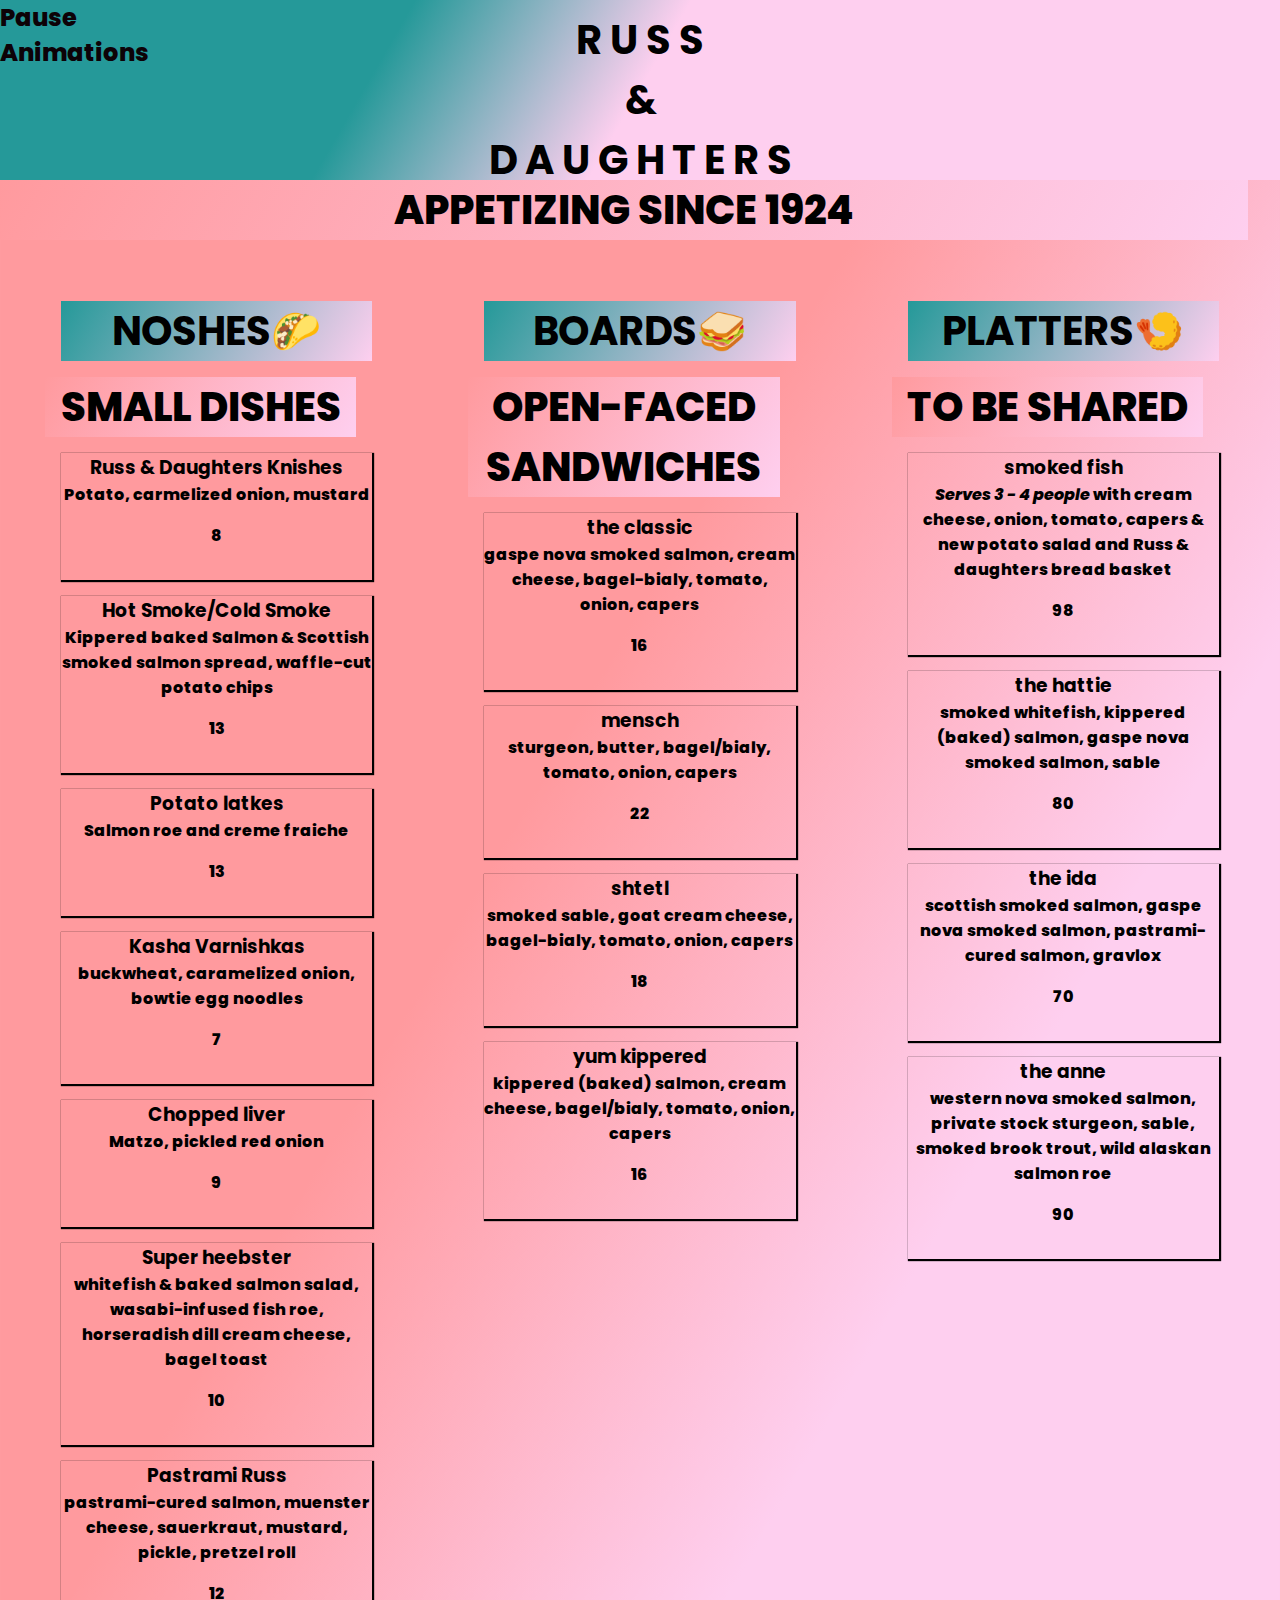
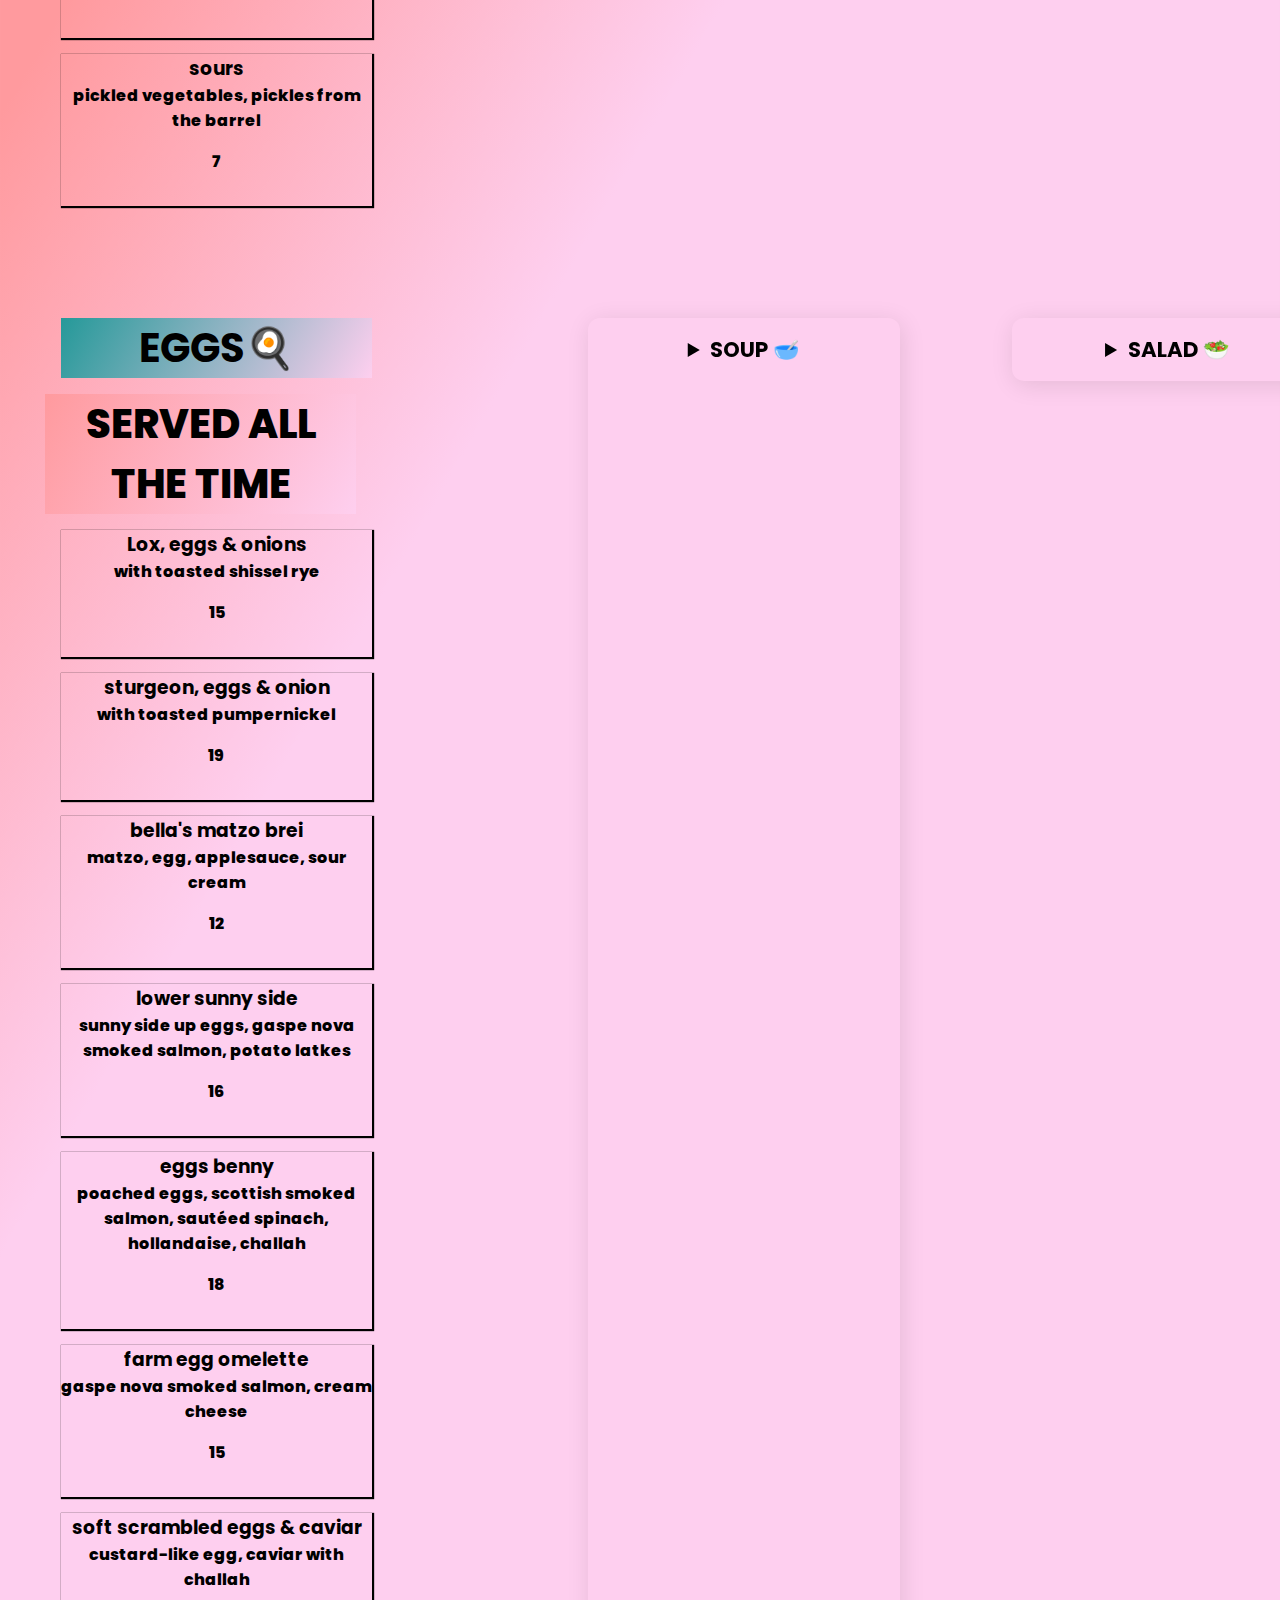
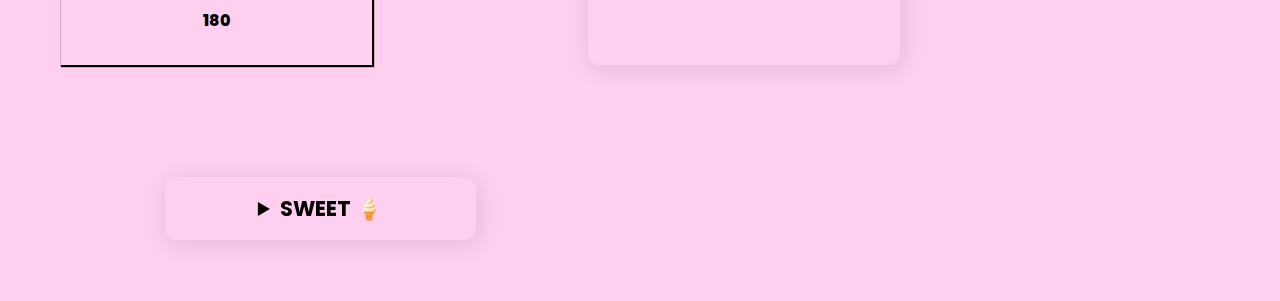
<file: index.html>
<!DOCTYPE html>
<html>
<head>
	<meta charset="utf-8" />
	<title>A template for a responsive restaurant menu</title>
	<meta name="viewport" content="width=device-width, initial-scale=1">
	<link rel="stylesheet" href= css/restaurant.css>
	<link rel="stylesheet" media="print" href= css/print.css>
	<link rel="stylesheet" type="text/css" href='https://fonts.googleapis.com/css?family=Poppins' />
	<!-- SUGGESTIONS FOR STYLING
		https://duckduckgo.com/?q=beautiful+restaurant+menus&t=ffab&iax=images&ia=images
	-->
</head>
<body>
	<input type="checkbox" id="pause">
	<label for="pause">Pause Animations</label>
	<label for="pause">Play Animations</label>
	<header>
		<h1><span>R</span>
			<span>U</span>
			<span>S</span>
			<span>S</span> <br> <span>&</span> <br> 
			<span>D</span>
			<span>A</span>
			<span>U</span>
			<span>G</span>
			<span>H</span>
			<span>T</span>
			<span>E</span>
			<span>R</span>
			<span>S</span>
		</h1>
		<p>appetizing since 1924</p>
		
	</header>
	<main>
		
		<section>
			<header>
				<h2>Noshes🌮</h2>
				<p>small dishes</p>
			</header>
			
			<!-- <details> <summary>Recipes</summary> -->
				<article>
					<h3>Russ &amp;  Daughters Knishes</h3>
					<p>Potato, carmelized onion, mustard</p>
					<div>8</div> <!-- price -->
				</article>
				
				<article>
					<h3>Hot Smoke/Cold Smoke</h3>
					<p>Kippered baked Salmon &amp; Scottish smoked salmon spread, waffle-cut potato chips</p>
					<div>13</div>
				</article>
				
				<article>
					<h3>Potato latkes</h3>
					<p>Salmon roe and creme fraiche</p>
					<div>13</div>
				</article>
				
				<article>
					<h3>Kasha Varnishkas</h3>
					<p>buckwheat, caramelized onion, bowtie egg noodles</p>
					<div>7</div>
				</article>
				
				<article>
					<h3>Chopped liver</h3>
					<p>Matzo, pickled red onion</p>
					<div>9</div>
				</article>
				
				<article>
					<h3>Super heebster</h3>
					<p>whitefish &amp; baked salmon salad, wasabi-infused fish roe, horseradish dill cream cheese, bagel toast</p>
					<div>10</div>
				</article>
				
				<article>
					<h3>Pastrami Russ</h3>
					<p>pastrami-cured salmon, muenster cheese, sauerkraut, mustard, pickle, pretzel roll</p>
					<div>12</div>
				</article>
				
				<article>
					<h3>sours</h3>
					<p>pickled vegetables, pickles from the barrel</p>
					<div>7</div>
				</article>
				<!-- </details> -->
			</section>
			
			
			<section>
				<header>
					<h2>boards🥪</h2>
					<p>open-faced sandwiches</p>
				</header>
				
				<!-- <details> <summary>Recipes</summary> -->
					<article>
						<h3>the classic</h3>
						<p>gaspe nova smoked salmon, cream cheese, bagel-bialy, tomato, onion, capers</p>
						<div>16</div>
					</article>
					
					<article>
						<h3>mensch</h3>
						<p>sturgeon, butter, bagel/bialy, tomato, onion, capers</p>
						<div>22</div>
					</article>
					
					<article>
						<h3>shtetl</h3>
						<p>smoked sable, goat cream cheese, bagel-bialy, tomato, onion, capers</p>
						<div>18</div>
					</article>
					
					<article>
						<h3>yum kippered</h3>
						<p>kippered (baked) salmon, cream cheese, bagel/bialy, tomato, onion, capers</p>
						<div>16</div>
					</article>
					<!-- </details> -->
				</section>
				
				
				<section>
					
					<header>
						<h2>platters🍤</h2>
						<p>To be shared</p>
					</header>
					
					<!-- <details> <summary>Recipes</summary> -->
						<article>
							<h3>smoked fish</h3>
							<p><em>Serves 3 - 4 people</em> with cream cheese, onion, tomato, capers &amp; new potato salad and Russ &amp; daughters bread basket</p>
							<div>98</div>
						</article>
						
						<article>
							<h3>the hattie</h3>
							<p>smoked whitefish, kippered (baked) salmon, gaspe nova smoked salmon, sable</p>
							<div>80</div>
						</article>
						
						<article>
							<h3>the ida</h3>
							<p>scottish smoked salmon, gaspe nova smoked salmon, pastrami-cured salmon, gravlox</p>
							<div>70</div>
						</article>
						
						<article>
							<h3>the anne</h3>
							<p>western nova smoked salmon, private stock sturgeon, sable, smoked brook trout, wild alaskan salmon roe</p>
							<div>90</div>
						</article>
						<!-- </details> -->
					</section>
					
					
					<section>
						
						<header>
							<h2>Eggs🍳</h2>
							<p>served all the time</p>
						</header>
						
						<blockquote>
							<p>"Ess gezinter hayt."</p>
							<p>Eat in good health.</p>
							<cite>— Yiddish idiom</cite>
						</blockquote>
						<!-- <details> <summary>Recipes</summary> -->
							<article>
								<h3>Lox, eggs &amp; onions</h3>
								<p>with toasted shissel rye</p>
								<div>15</div>
							</article>
							
							<article>
								<h3>sturgeon, eggs &amp; onion</h3>
								<p>with toasted pumpernickel</p>
								<div>19</div>
							</article>
							
							<article>
								<h3>bella's matzo brei</h3>
								<p>matzo, egg, applesauce, sour cream</p>
								<div>12</div>
							</article>
							
							<article>
								<h3>lower sunny side</h3>
								<p>sunny side up eggs, gaspe nova smoked salmon, potato latkes</p>
								<div>16</div>
							</article>
							
							<article>
								<h3>eggs benny</h3>
								<p>poached eggs, scottish smoked salmon, sautéed spinach, hollandaise, challah</p>
								<div>18</div>
							</article>
							
							<article>
								<h3>farm egg omelette</h3>
								<p>gaspe nova smoked salmon, cream cheese</p>
								<div>15</div>
							</article>
							
							<article>
								<h3>soft scrambled eggs &amp; caviar</h3>
								<p>custard-like egg, caviar with challah</p>
								<div>180</div>
							</article>
							<!-- </details> -->
						</section>
						
						<details> <summary>SOUP 🥣</summary>
							<section>
								
								<article>
									<h3>Matzo Ball</h3>
									<p>chicken, vegetables, matzo ball</p>
									<div>8</div>
								</article>
								
								<article>
									<h3>Mushroom Barley</h3>
									<p>mushrooms, barley with shissel rye bread</p>
									<div>8</div>
								</article>
								
								<article>
									<h3>Borscht</h3>
									<p>served chilled: beets, sour cream, dill with pumpernickel</p>
									<div>8</div>
								</article>
								
								<article>
									<h3>Smoked Whitefish Chowder</h3>
									<p>dill, esplette pepper, matzo</p>
									<div>10</div>
								</article>
							</details>
						</section>
						
						<section>
							<details> <summary>SALAD 🥗</summary>
								
								<article>
									<h3>Mixed Green</h3>
									<p>greens, fennel, dill, capers, citrus dressing</p>
									<div>9</div>
								</article>
								
								<article>
									<h3>Chopped Salad</h3>
									<p>smoked whitefish, avocado, beets, egg, apple, mixed greens, matzo, buttermilk dressing</p>
									<div>14</div>
								</article>
								
								<article>
									<h3>Smoked Trout & Potato</h3>
									<p>smoked trout, watercress, caper mustard dressing</p>
									<div>14</div>
								</article>
							</details>
						</section>
						
						
						<section>
							<details> <summary>SWEET 🍦</summary>
								
								<blockquote>
									<p>"A moltsayt on a tsimes iz via a mayse on a moshl."</p>
									<p>A meal without a sweet dish is like a story without a moral.</p>
									<cite>— Yiddish idiom</cite>
								</blockquote>
								
								
								<article>
									<h3>blintzes</h3>
									<p>fruit compote, sour cream</p>
									<div>8</div>
								</article>
								
								<article>
									<h3>babka french toast</h3>
									<p>chocolate babka, sour cream, berries</p>
									<div>10</div>
								</article>
								
								<article>
									<h3>noodle kugel</h3>
									<p>farmer cheese, raisins, egg noodles</p>
									<div>7</div>
								</article>
								
								<article>
									<h3>challah bread pudding</h3>
									<p>dried apricots, caramel sauce</p>
									<div>9</div>
								</article>
								
								<article>
									<h3>halvah ice cream</h3>
									<p>halvah, sesame, salted caramel</p>
									<div>8</div>
								</article>
								
								<article>
									<h3>grandpa's grapefruit</h3>
									<p>grapefruit, white germ, maple syrup</p>
									<div>6</div>
								</article>
								
								<article>
									<h3>baked farmer cheese</h3>
									<p>blueberry, walnut &amp; honey with pumpernickel</p>
									<div>7</div>
								</article>
								
								<article>
									<h3>cookie plate</h3>
									<p>Russ &amp; daughters cookies &amp; sweets</p>
									<div>8</div>
								</article>
							</details>
						</section>
					</input>
				</main>
				
				<!-- HTML taken and adjusted from https://codepen.io/julesforrest/pen/VqXvgQ -->
				
			</body>
			</html>
</file>
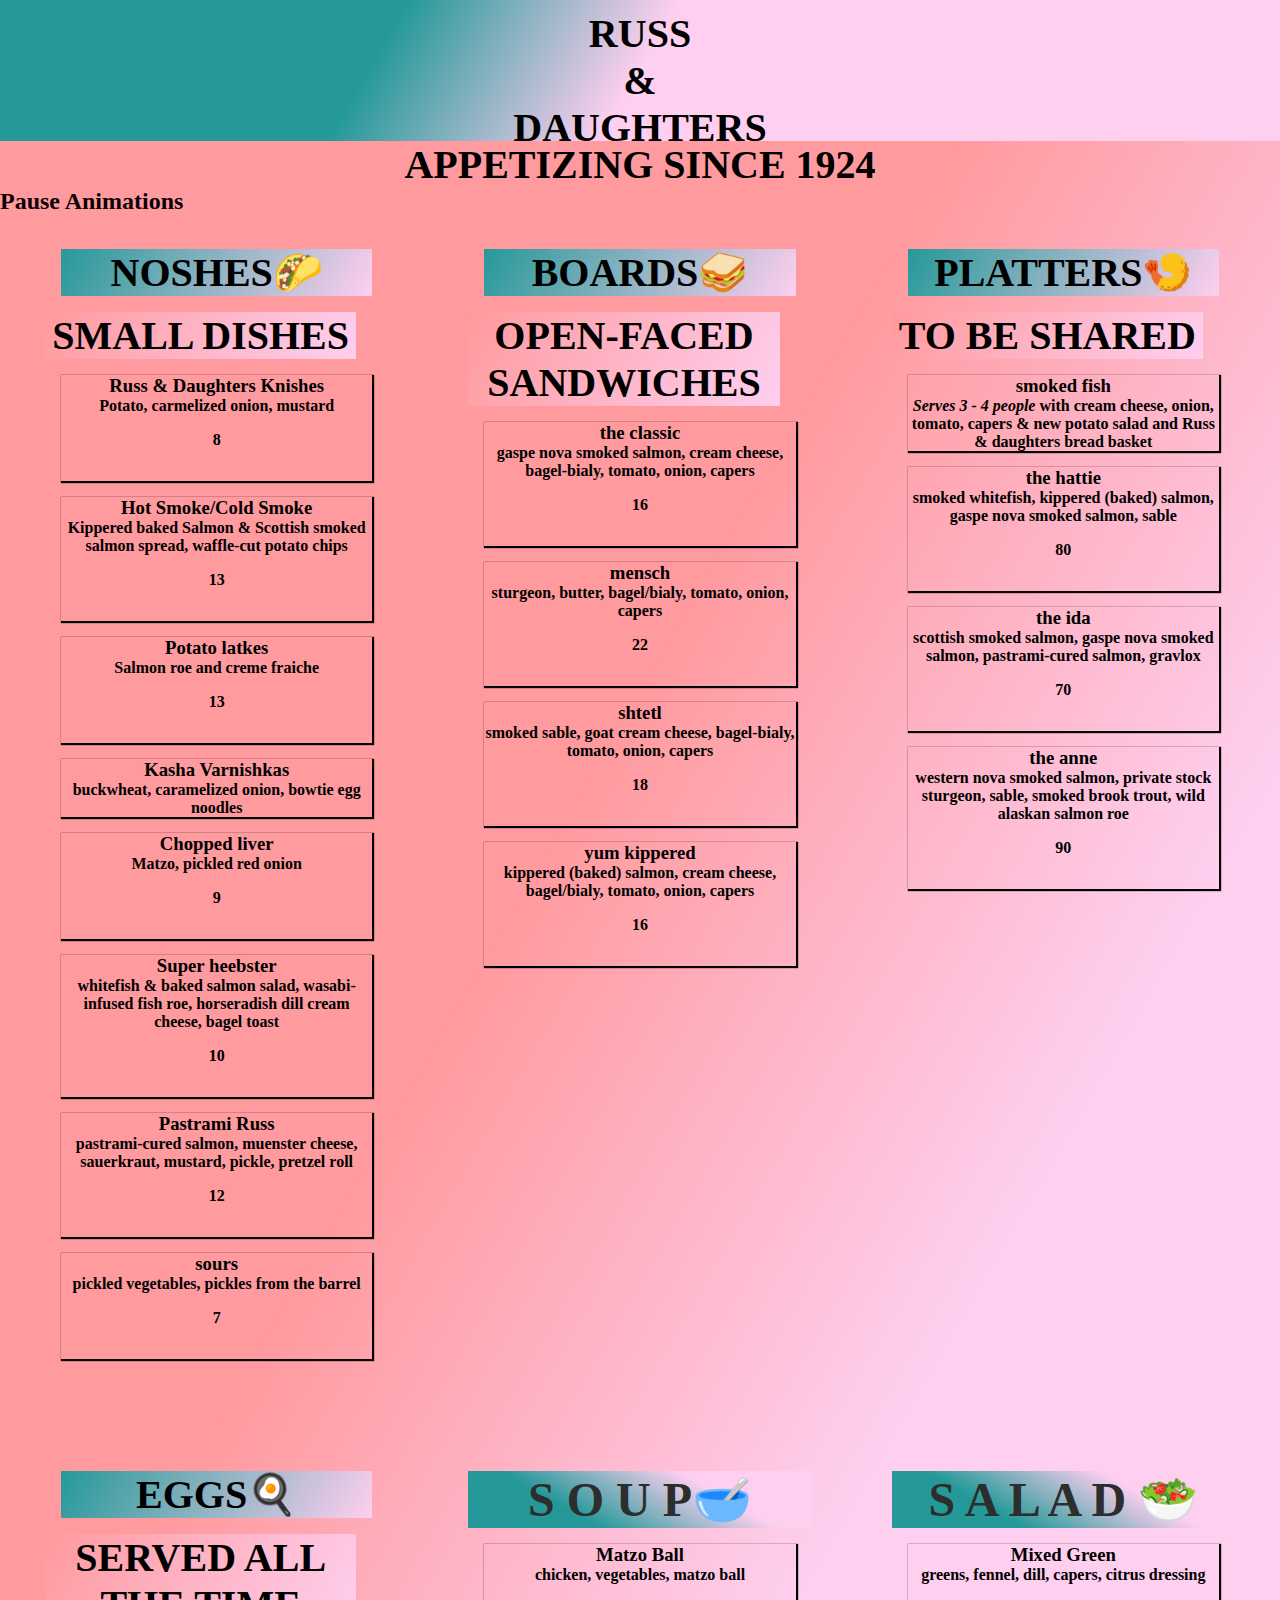
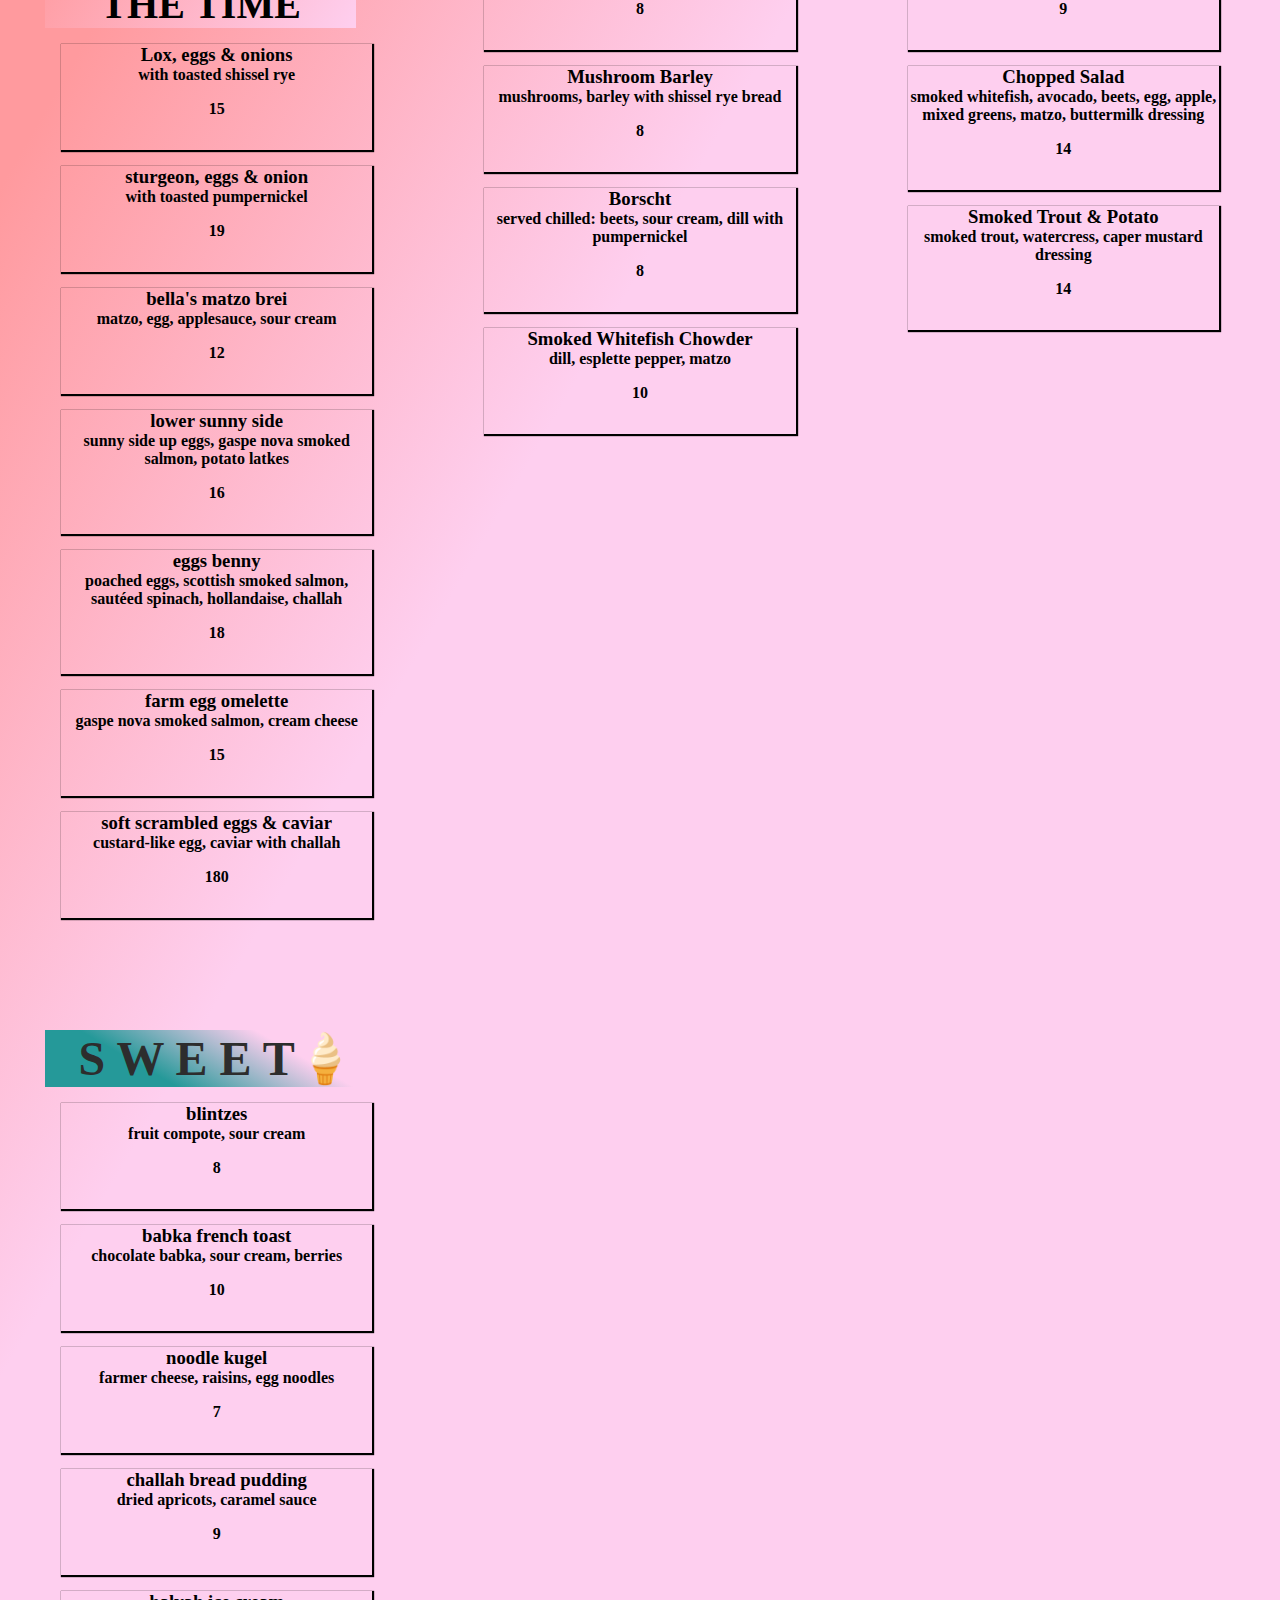
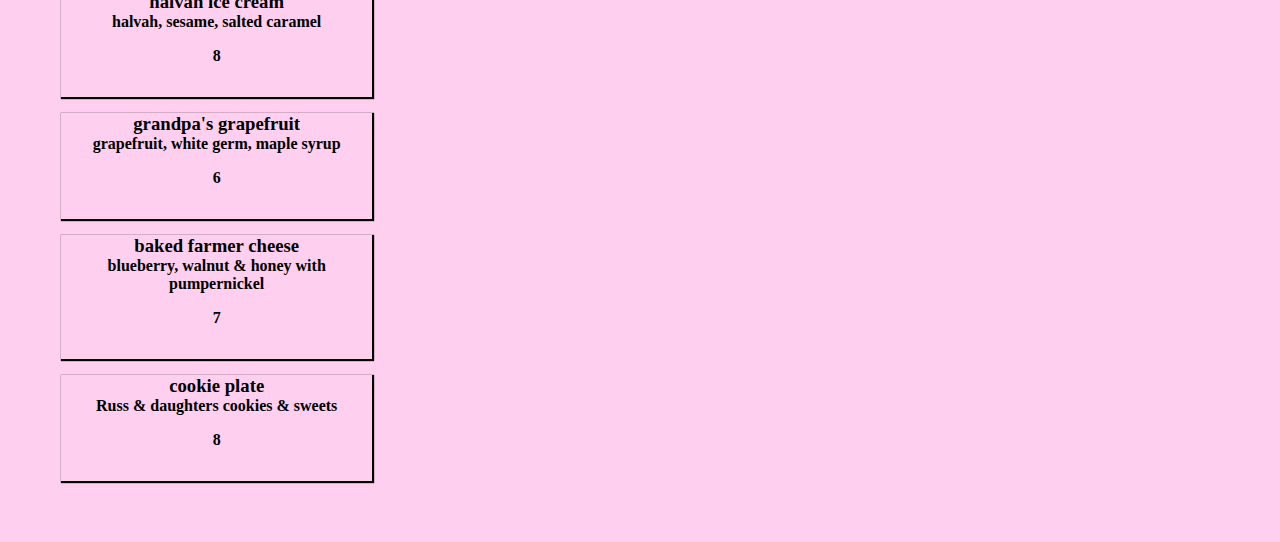
<file: menu.html>
<!DOCTYPE html>
<html>
<head>
	<meta charset="utf-8" />
	<title>A template for a responsive restaurant menu</title>
	<meta name="viewport" content="width=device-width, initial-scale=1">
	<link rel="stylesheet" href= css/restaurant.css>
	<link href="https://fonts.googleapis.com/css2?family=Big+Shoulders+Display:wght@400;700;900&family=Nunito&display=swap" rel="stylesheet">
	<!-- SUGGESTIONS FOR STYLING
		https://duckduckgo.com/?q=beautiful+restaurant+menus&t=ffab&iax=images&ia=images
	-->
</head>
<body>
	
	<header>
		<h1><span>Russ</span> <br> <span>&</span> <br> <span>Daughters</span></h1>
		<p></p>
		<p>appetizing since 1924</p>
		
	</header>
	<input type="checkbox" id="pause">
	<label for="pause">Pause Animations</label>
	<label for="pause">Play Animations</label>
	<main>
		
		<section>
			<header>
				<h2>Noshes🌮</h2>
				<p>small dishes</p>
			</header>
			
			<!-- <details> <summary>Recipes</summary> -->
				<article>
					<h3>Russ &amp;  Daughters Knishes</h3>
					<p>Potato, carmelized onion, mustard</p>
					<div>8</div> <!-- price -->
				</article>
				
				<article>
					<h3>Hot Smoke/Cold Smoke</h3>
					<p>Kippered baked Salmon &amp; Scottish smoked salmon spread, waffle-cut potato chips</p>
					<div>13</div>
				</article>
				
				<article>
					<h3>Potato latkes</h3>
					<p>Salmon roe and creme fraiche</p>
					<div>13</div>
				</article>
				
				<article>
					<h3>Kasha Varnishkas</h3>
					<p>buckwheat, caramelized onion, bowtie egg noodles</p>
				</article>
				
				<article>
					<h3>Chopped liver</h3>
					<p>Matzo, pickled red onion</p>
					<div>9</div>
				</article>
				
				<article>
					<h3>Super heebster</h3>
					<p>whitefish &amp; baked salmon salad, wasabi-infused fish roe, horseradish dill cream cheese, bagel toast</p>
					<div>10</div>
				</article>
				
				<article>
					<h3>Pastrami Russ</h3>
					<p>pastrami-cured salmon, muenster cheese, sauerkraut, mustard, pickle, pretzel roll</p>
					<div>12</div>
				</article>
				
				<article>
					<h3>sours</h3>
					<p>pickled vegetables, pickles from the barrel</p>
					<div>7</div>
				</article>
				<!-- </details> -->
			</section>
			
			
			<section>
				<header>
					<h2>boards🥪</h2>
					<p>open-faced sandwiches</p>
				</header>
				
				<!-- <details> <summary>Recipes</summary> -->
					<article>
						<h3>the classic</h3>
						<p>gaspe nova smoked salmon, cream cheese, bagel-bialy, tomato, onion, capers</p>
						<div>16</div>
					</article>
					
					<article>
						<h3>mensch</h3>
						<p>sturgeon, butter, bagel/bialy, tomato, onion, capers</p>
						<div>22</div>
					</article>
					
					<article>
						<h3>shtetl</h3>
						<p>smoked sable, goat cream cheese, bagel-bialy, tomato, onion, capers</p>
						<div>18</div>
					</article>
					
					<article>
						<h3>yum kippered</h3>
						<p>kippered (baked) salmon, cream cheese, bagel/bialy, tomato, onion, capers</p>
						<div>16</div>
					</article>
					<!-- </details> -->
				</section>
				
				
				<section>
					
					<header>
						<h2>platters🍤</h2>
						<p>To be shared</p>
					</header>
					
					<!-- <details> <summary>Recipes</summary> -->
						<article>
							<h3>smoked fish</h3>
							<p><em>Serves 3 - 4 people</em> with cream cheese, onion, tomato, capers &amp; new potato salad and Russ &amp; daughters bread basket</p>
						</article>
						
						<article>
							<h3>the hattie</h3>
							<p>smoked whitefish, kippered (baked) salmon, gaspe nova smoked salmon, sable</p>
							<div>80</div>
						</article>
						
						<article>
							<h3>the ida</h3>
							<p>scottish smoked salmon, gaspe nova smoked salmon, pastrami-cured salmon, gravlox</p>
							<div>70</div>
						</article>
						
						<article>
							<h3>the anne</h3>
							<p>western nova smoked salmon, private stock sturgeon, sable, smoked brook trout, wild alaskan salmon roe</p>
							<div>90</div>
						</article>
						<!-- </details> -->
					</section>
					
					
					<section>
						
						<header>
							<h2>Eggs🍳</h2>
							<p>served all the time</p>
						</header>
						
						<blockquote>
							<p>"Ess gezinter hayt."</p>
							<p>Eat in good health.</p>
							<cite>— Yiddish idiom</cite>
						</blockquote>
						<!-- <details> <summary>Recipes</summary> -->
							<article>
								<h3>Lox, eggs &amp; onions</h3>
								<p>with toasted shissel rye</p>
								<div>15</div>
							</article>
							
							<article>
								<h3>sturgeon, eggs &amp; onion</h3>
								<p>with toasted pumpernickel</p>
								<div>19</div>
							</article>
							
							<article>
								<h3>bella's matzo brei</h3>
								<p>matzo, egg, applesauce, sour cream</p>
								<div>12</div>
							</article>
							
							<article>
								<h3>lower sunny side</h3>
								<p>sunny side up eggs, gaspe nova smoked salmon, potato latkes</p>
								<div>16</div>
							</article>
							
							<article>
								<h3>eggs benny</h3>
								<p>poached eggs, scottish smoked salmon, sautéed spinach, hollandaise, challah</p>
								<div>18</div>
							</article>
							
							<article>
								<h3>farm egg omelette</h3>
								<p>gaspe nova smoked salmon, cream cheese</p>
								<div>15</div>
							</article>
							
							<article>
								<h3>soft scrambled eggs &amp; caviar</h3>
								<p>custard-like egg, caviar with challah</p>
								<div>180</div>
							</article>
							<!-- </details> -->
						</section>
						
						
						<section>
							<h2>
								<span>S</span>
								<span>o</span>
								<span>u</span>
								<span>p</span>🥣
							</h2>
							<!-- <details> <summary>Recipes</summary> -->
								<article>
									<h3>Matzo Ball</h3>
									<p>chicken, vegetables, matzo ball</p>
									<div>8</div>
								</article>
								
								<article>
									<h3>Mushroom Barley</h3>
									<p>mushrooms, barley with shissel rye bread</p>
									<div>8</div>
								</article>
								
								<article>
									<h3>Borscht</h3>
									<p>served chilled: beets, sour cream, dill with pumpernickel</p>
									<div>8</div>
								</article>
								
								<article>
									<h3>Smoked Whitefish Chowder</h3>
									<p>dill, esplette pepper, matzo</p>
									<div>10</div>
								</article>
								<!-- </details> -->
							</section>
							
							<section>
								
								<h2>
									<span>S</span>
									<span>a</span>
									<span>l</span>
									<span>a</span>
									<span>d</span>
									🥗 
								</h2>
								<!-- <details> <summary>Recipes</summary> -->
									<article>
										<h3>Mixed Green</h3>
										<p>greens, fennel, dill, capers, citrus dressing</p>
										<div>9</div>
									</article>
									
									<article>
										<h3>Chopped Salad</h3>
										<p>smoked whitefish, avocado, beets, egg, apple, mixed greens, matzo, buttermilk dressing</p>
										<div>14</div>
									</article>
									
									<article>
										<h3>Smoked Trout & Potato</h3>
										<p>smoked trout, watercress, caper mustard dressing</p>
										<div>14</div>
									</article>
									<!-- </details> -->
								</section>
								
								
								<section>
									<h2>
										<span>S</span>
										<span>w</span>
										<span>e</span>
										<span>e</span>
										<span>t</span>🍦
									</h2>
									
									<blockquote>
										<p>"A moltsayt on a tsimes iz via a mayse on a moshl."</p>
										<p>A meal without a sweet dish is like a story without a moral.</p>
										<cite>— Yiddish idiom</cite>
									</blockquote>
									
									<!-- <details> <summary>Recipes</summary> -->
										<article>
											<h3>blintzes</h3>
											<p>fruit compote, sour cream</p>
											<div>8</div>
										</article>
										
										<article>
											<h3>babka french toast</h3>
											<p>chocolate babka, sour cream, berries</p>
											<div>10</div>
										</article>
										
										<article>
											<h3>noodle kugel</h3>
											<p>farmer cheese, raisins, egg noodles</p>
											<div>7</div>
										</article>
										
										<article>
											<h3>challah bread pudding</h3>
											<p>dried apricots, caramel sauce</p>
											<div>9</div>
										</article>
										
										<article>
											<h3>halvah ice cream</h3>
											<p>halvah, sesame, salted caramel</p>
											<div>8</div>
										</article>
										
										<article>
											<h3>grandpa's grapefruit</h3>
											<p>grapefruit, white germ, maple syrup</p>
											<div>6</div>
										</article>
										
										<article>
											<h3>baked farmer cheese</h3>
											<p>blueberry, walnut &amp; honey with pumpernickel</p>
											<div>7</div>
										</article>
										
										<article>
											<h3>cookie plate</h3>
											<p>Russ &amp; daughters cookies &amp; sweets</p>
											<div>8</div>
										</article>
										<!-- </details> -->
									</section>
									
								</main>
								
								<!-- HTML taken and adjusted from https://codepen.io/julesforrest/pen/VqXvgQ -->
								
							</body>
							</html>
</file>
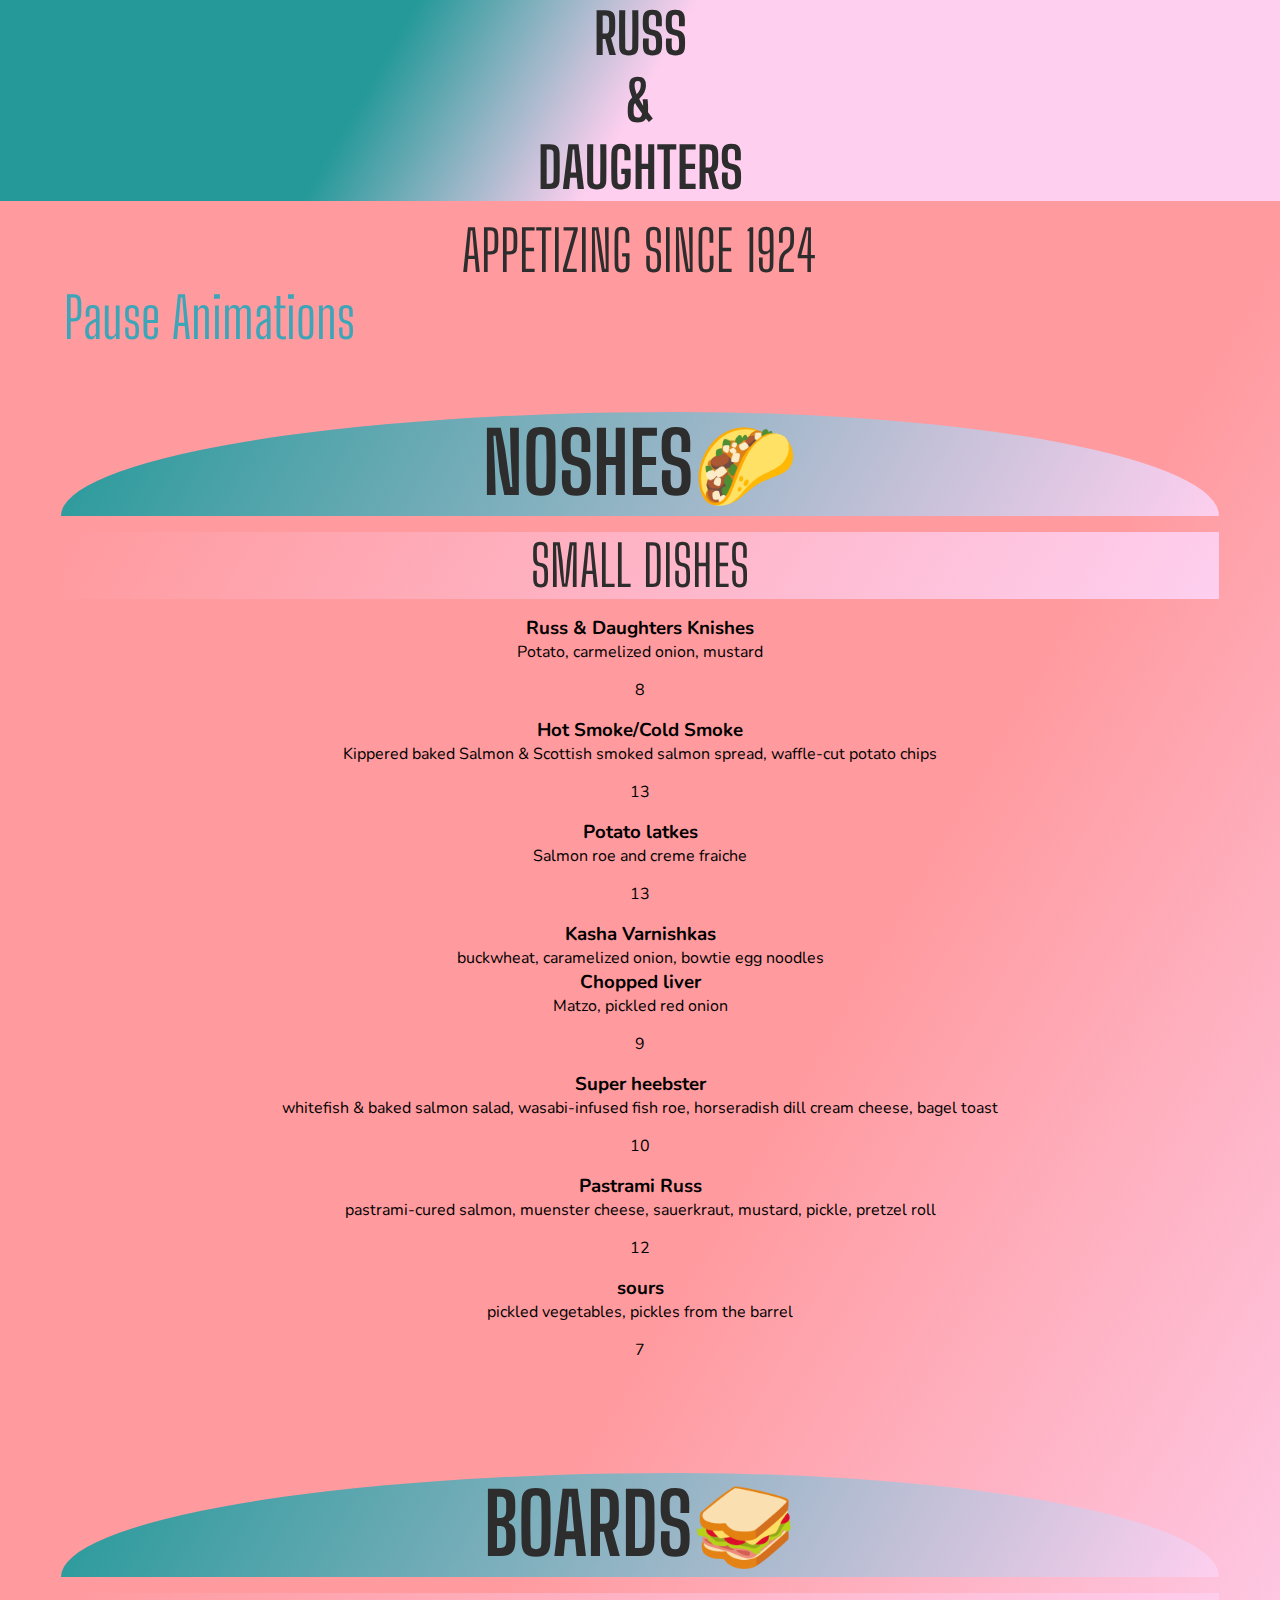
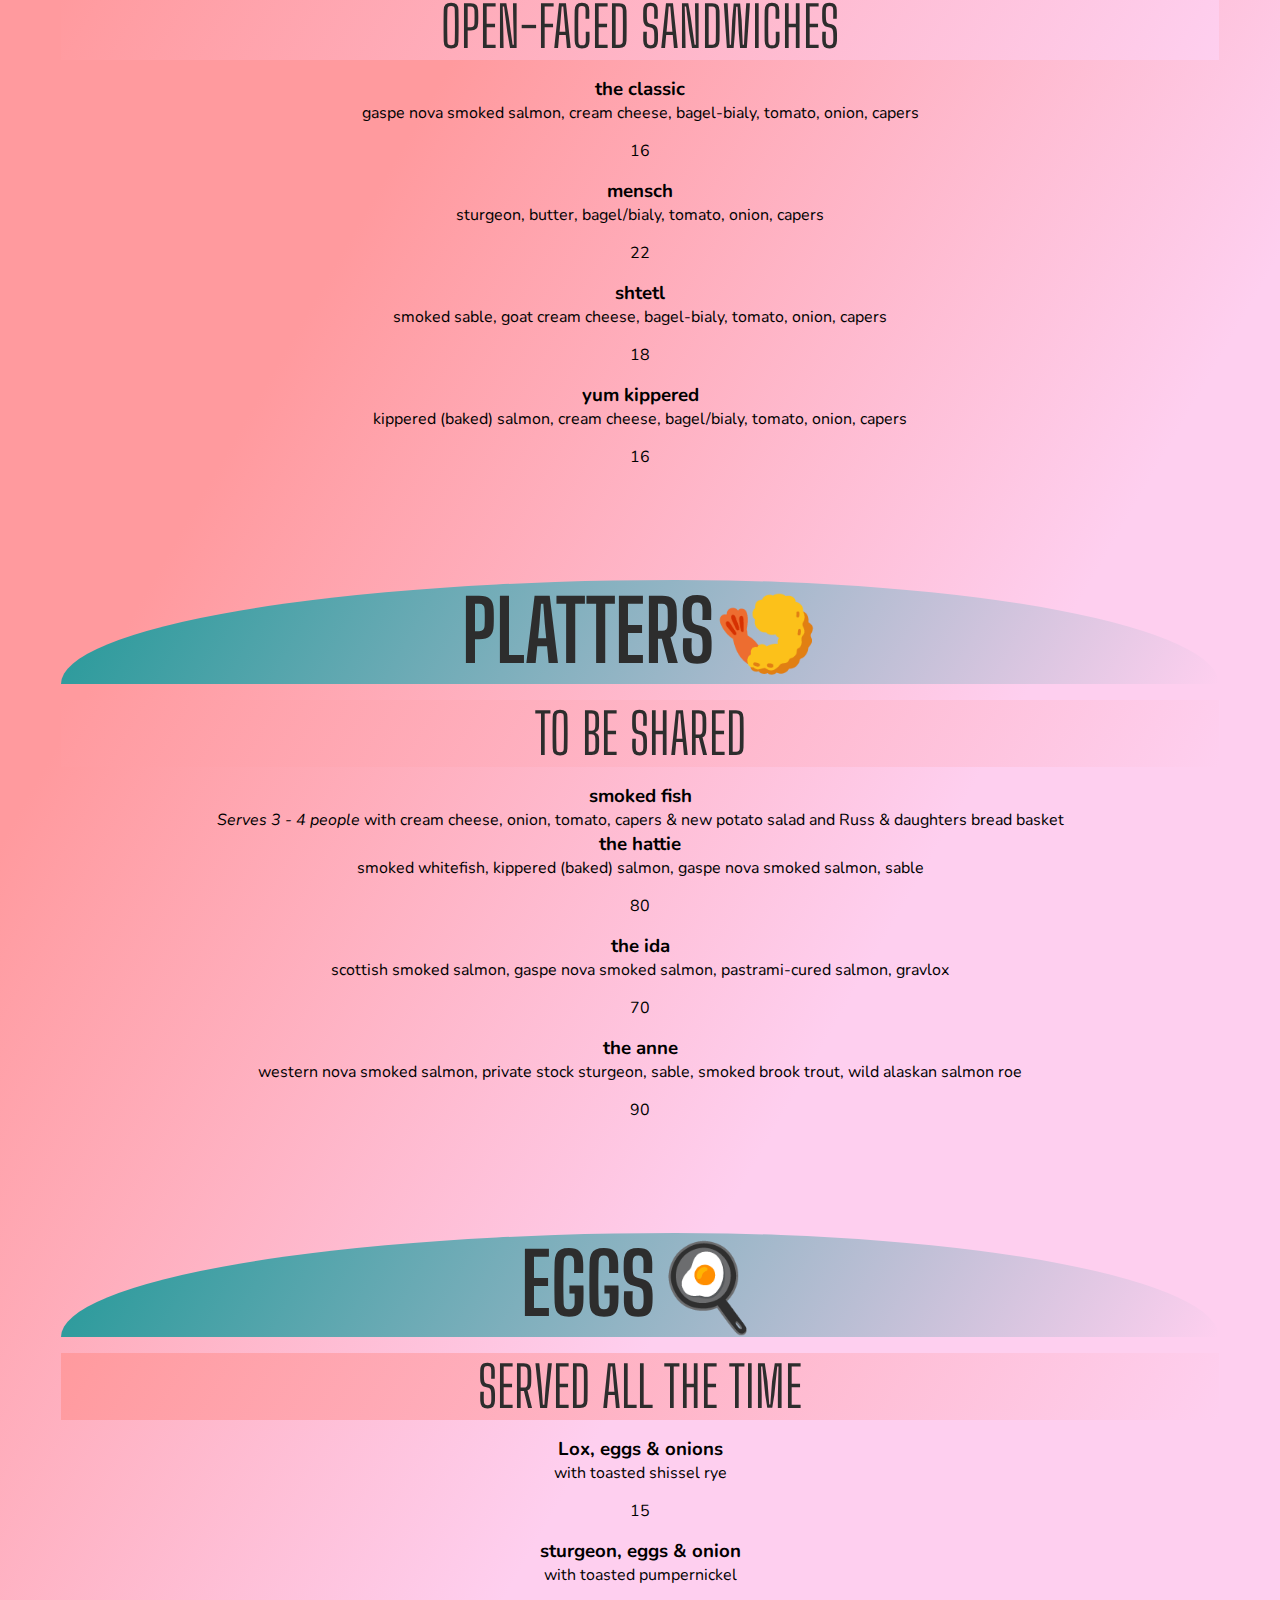
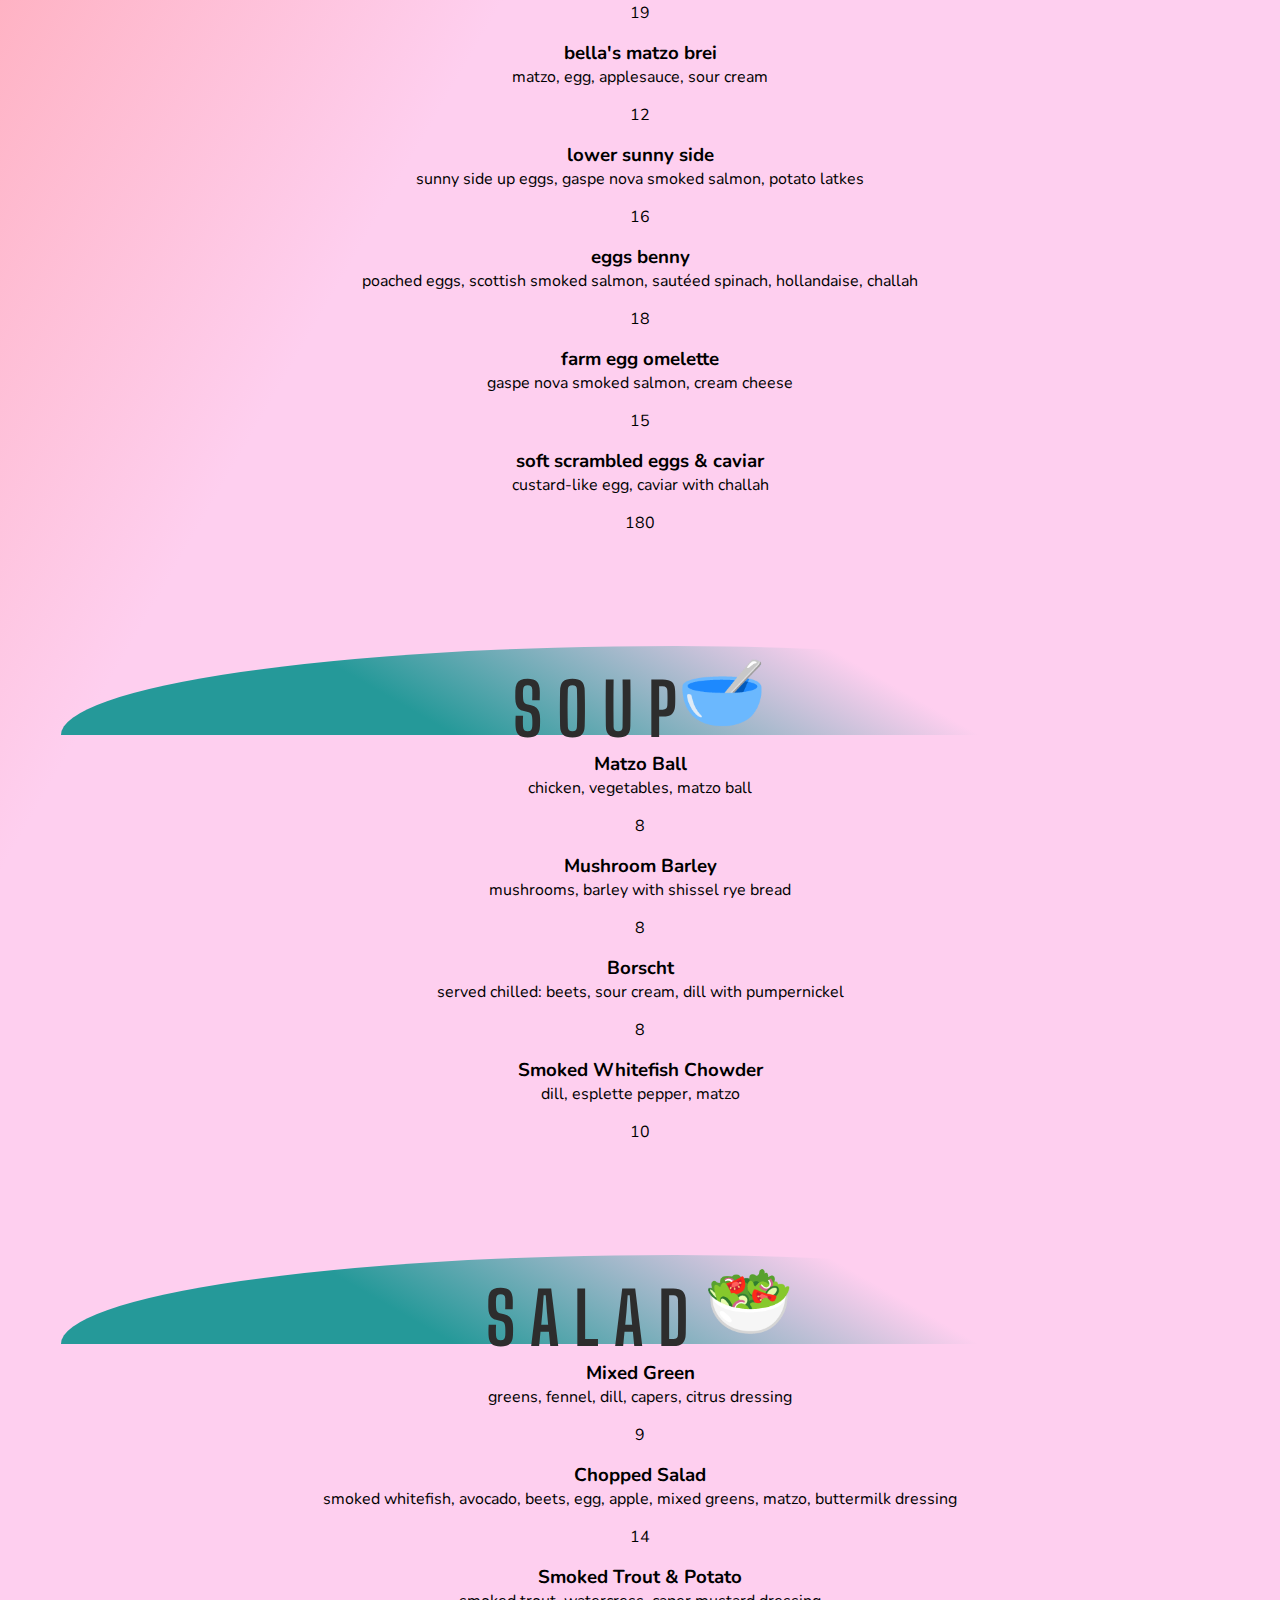
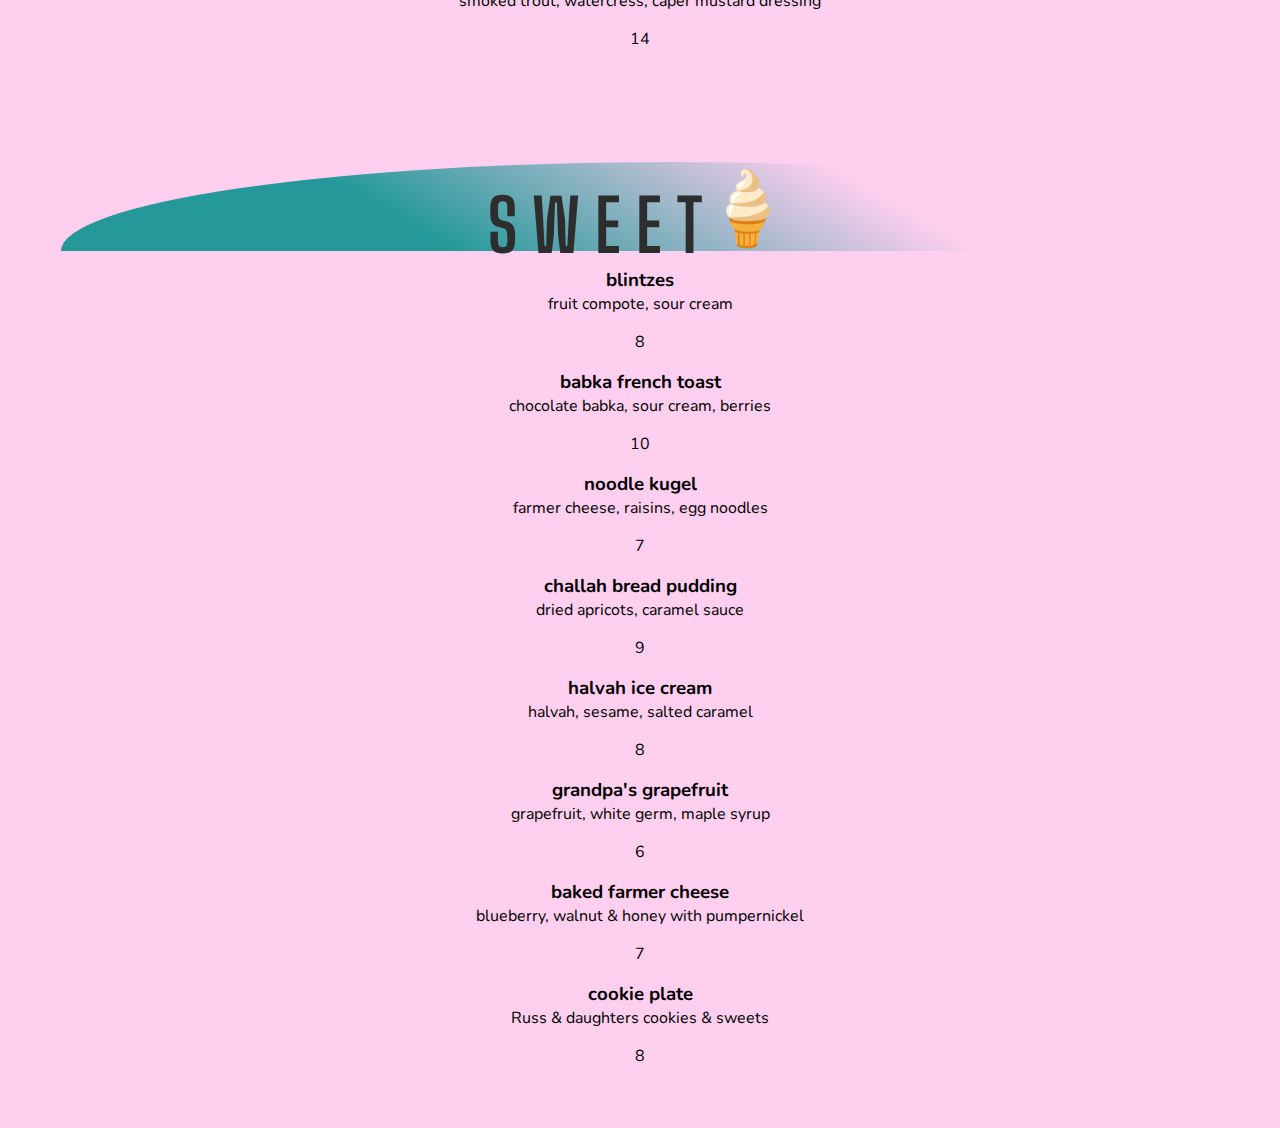
<file: docs/menu.html>
<!DOCTYPE html>
<html>
<head>
	<meta charset="utf-8" />
	<title>A template for a responsive restaurant menu</title>
	<meta name="viewport" content="width=device-width, initial-scale=1">
	<link rel="stylesheet" href="restaurant.css">
	<link href="https://fonts.googleapis.com/css2?family=Big+Shoulders+Display:wght@400;700;900&family=Nunito&display=swap" rel="stylesheet">
	<!-- SUGGESTIONS FOR STYLING
		https://duckduckgo.com/?q=beautiful+restaurant+menus&t=ffab&iax=images&ia=images
	-->
</head>
<body>
	
	<header>
		<h1><span>Russ</span> <br> <span>&</span> <br> <span>Daughters</span></h1>
		<p></p>
		<p>appetizing since 1924</p>
		
	</header>
	<input type="checkbox" id="pause">
	<label for="pause">Pause Animations</label>
	<label for="pause">Play Animations</label>
	<main>
		
		<section>
			<header>
				<h2>Noshes🌮</h2>
				<p>small dishes</p>
			</header>
			
			<!-- <details> <summary>Recipes</summary> -->
				<article>
					<h3>Russ &amp;  Daughters Knishes</h3>
					<p>Potato, carmelized onion, mustard</p>
					<div>8</div> <!-- price -->
				</article>
				
				<article>
					<h3>Hot Smoke/Cold Smoke</h3>
					<p>Kippered baked Salmon &amp; Scottish smoked salmon spread, waffle-cut potato chips</p>
					<div>13</div>
				</article>
				
				<article>
					<h3>Potato latkes</h3>
					<p>Salmon roe and creme fraiche</p>
					<div>13</div>
				</article>
				
				<article>
					<h3>Kasha Varnishkas</h3>
					<p>buckwheat, caramelized onion, bowtie egg noodles</p>
				</article>
				
				<article>
					<h3>Chopped liver</h3>
					<p>Matzo, pickled red onion</p>
					<div>9</div>
				</article>
				
				<article>
					<h3>Super heebster</h3>
					<p>whitefish &amp; baked salmon salad, wasabi-infused fish roe, horseradish dill cream cheese, bagel toast</p>
					<div>10</div>
				</article>
				
				<article>
					<h3>Pastrami Russ</h3>
					<p>pastrami-cured salmon, muenster cheese, sauerkraut, mustard, pickle, pretzel roll</p>
					<div>12</div>
				</article>
				
				<article>
					<h3>sours</h3>
					<p>pickled vegetables, pickles from the barrel</p>
					<div>7</div>
				</article>
				<!-- </details> -->
			</section>
			
			
			<section>
				<header>
					<h2>boards🥪</h2>
					<p>open-faced sandwiches</p>
				</header>
				
				<!-- <details> <summary>Recipes</summary> -->
					<article>
						<h3>the classic</h3>
						<p>gaspe nova smoked salmon, cream cheese, bagel-bialy, tomato, onion, capers</p>
						<div>16</div>
					</article>
					
					<article>
						<h3>mensch</h3>
						<p>sturgeon, butter, bagel/bialy, tomato, onion, capers</p>
						<div>22</div>
					</article>
					
					<article>
						<h3>shtetl</h3>
						<p>smoked sable, goat cream cheese, bagel-bialy, tomato, onion, capers</p>
						<div>18</div>
					</article>
					
					<article>
						<h3>yum kippered</h3>
						<p>kippered (baked) salmon, cream cheese, bagel/bialy, tomato, onion, capers</p>
						<div>16</div>
					</article>
					<!-- </details> -->
				</section>
				
				
				<section>
					
					<header>
						<h2>platters🍤</h2>
						<p>To be shared</p>
					</header>
					
					<!-- <details> <summary>Recipes</summary> -->
						<article>
							<h3>smoked fish</h3>
							<p><em>Serves 3 - 4 people</em> with cream cheese, onion, tomato, capers &amp; new potato salad and Russ &amp; daughters bread basket</p>
						</article>
						
						<article>
							<h3>the hattie</h3>
							<p>smoked whitefish, kippered (baked) salmon, gaspe nova smoked salmon, sable</p>
							<div>80</div>
						</article>
						
						<article>
							<h3>the ida</h3>
							<p>scottish smoked salmon, gaspe nova smoked salmon, pastrami-cured salmon, gravlox</p>
							<div>70</div>
						</article>
						
						<article>
							<h3>the anne</h3>
							<p>western nova smoked salmon, private stock sturgeon, sable, smoked brook trout, wild alaskan salmon roe</p>
							<div>90</div>
						</article>
						<!-- </details> -->
					</section>
					
					
					<section>
						
						<header>
							<h2>Eggs🍳</h2>
							<p>served all the time</p>
						</header>
						
						<blockquote>
							<p>"Ess gezinter hayt."</p>
							<p>Eat in good health.</p>
							<cite>— Yiddish idiom</cite>
						</blockquote>
						<!-- <details> <summary>Recipes</summary> -->
							<article>
								<h3>Lox, eggs &amp; onions</h3>
								<p>with toasted shissel rye</p>
								<div>15</div>
							</article>
							
							<article>
								<h3>sturgeon, eggs &amp; onion</h3>
								<p>with toasted pumpernickel</p>
								<div>19</div>
							</article>
							
							<article>
								<h3>bella's matzo brei</h3>
								<p>matzo, egg, applesauce, sour cream</p>
								<div>12</div>
							</article>
							
							<article>
								<h3>lower sunny side</h3>
								<p>sunny side up eggs, gaspe nova smoked salmon, potato latkes</p>
								<div>16</div>
							</article>
							
							<article>
								<h3>eggs benny</h3>
								<p>poached eggs, scottish smoked salmon, sautéed spinach, hollandaise, challah</p>
								<div>18</div>
							</article>
							
							<article>
								<h3>farm egg omelette</h3>
								<p>gaspe nova smoked salmon, cream cheese</p>
								<div>15</div>
							</article>
							
							<article>
								<h3>soft scrambled eggs &amp; caviar</h3>
								<p>custard-like egg, caviar with challah</p>
								<div>180</div>
							</article>
							<!-- </details> -->
						</section>
						
						
						<section>
							<h2>
								<span>S</span>
								<span>o</span>
								<span>u</span>
								<span>p</span>🥣
							</h2>
							<!-- <details> <summary>Recipes</summary> -->
								<article>
									<h3>Matzo Ball</h3>
									<p>chicken, vegetables, matzo ball</p>
									<div>8</div>
								</article>
								
								<article>
									<h3>Mushroom Barley</h3>
									<p>mushrooms, barley with shissel rye bread</p>
									<div>8</div>
								</article>
								
								<article>
									<h3>Borscht</h3>
									<p>served chilled: beets, sour cream, dill with pumpernickel</p>
									<div>8</div>
								</article>
								
								<article>
									<h3>Smoked Whitefish Chowder</h3>
									<p>dill, esplette pepper, matzo</p>
									<div>10</div>
								</article>
								<!-- </details> -->
							</section>
							
							<section>
								
								<h2>
									<span>S</span>
									<span>a</span>
									<span>l</span>
									<span>a</span>
									<span>d</span>
									🥗 
								</h2>
								<!-- <details> <summary>Recipes</summary> -->
									<article>
										<h3>Mixed Green</h3>
										<p>greens, fennel, dill, capers, citrus dressing</p>
										<div>9</div>
									</article>
									
									<article>
										<h3>Chopped Salad</h3>
										<p>smoked whitefish, avocado, beets, egg, apple, mixed greens, matzo, buttermilk dressing</p>
										<div>14</div>
									</article>
									
									<article>
										<h3>Smoked Trout & Potato</h3>
										<p>smoked trout, watercress, caper mustard dressing</p>
										<div>14</div>
									</article>
									<!-- </details> -->
								</section>
								
								
								<section>
									<h2>
										<span>S</span>
										<span>w</span>
										<span>e</span>
										<span>e</span>
										<span>t</span>🍦
									</h2>
									
									<blockquote>
										<p>"A moltsayt on a tsimes iz via a mayse on a moshl."</p>
										<p>A meal without a sweet dish is like a story without a moral.</p>
										<cite>— Yiddish idiom</cite>
									</blockquote>
									
									<!-- <details> <summary>Recipes</summary> -->
										<article>
											<h3>blintzes</h3>
											<p>fruit compote, sour cream</p>
											<div>8</div>
										</article>
										
										<article>
											<h3>babka french toast</h3>
											<p>chocolate babka, sour cream, berries</p>
											<div>10</div>
										</article>
										
										<article>
											<h3>noodle kugel</h3>
											<p>farmer cheese, raisins, egg noodles</p>
											<div>7</div>
										</article>
										
										<article>
											<h3>challah bread pudding</h3>
											<p>dried apricots, caramel sauce</p>
											<div>9</div>
										</article>
										
										<article>
											<h3>halvah ice cream</h3>
											<p>halvah, sesame, salted caramel</p>
											<div>8</div>
										</article>
										
										<article>
											<h3>grandpa's grapefruit</h3>
											<p>grapefruit, white germ, maple syrup</p>
											<div>6</div>
										</article>
										
										<article>
											<h3>baked farmer cheese</h3>
											<p>blueberry, walnut &amp; honey with pumpernickel</p>
											<div>7</div>
										</article>
										
										<article>
											<h3>cookie plate</h3>
											<p>Russ &amp; daughters cookies &amp; sweets</p>
											<div>8</div>
										</article>
										<!-- </details> -->
									</section>
									
								</main>
								
								<!-- HTML taken and adjusted from https://codepen.io/julesforrest/pen/VqXvgQ -->
								
							</body>
							</html>
</file>
<file: docs/restaurant.css>
:root {
    --white: #fafafa;
    --black: #2d2d2d;
}

* {
    box-sizing: border-box;
    padding: 0;
    margin: 0;
}

body {
    font-family: 'Nunito', sans-serif;
    overflow-x: hidden;
    background-image: linear-gradient(120deg, #ff9a9e 30%, #fecfef 50%);
}

header > h1 {
    font-size: 1em;
    text-align: center;
    border-radius: 100% 0% 100% 0% / 0% 100% 0% 100%; 
    background-image: linear-gradient(120deg, #259999 30%, #fecfef 50%);
}

header {
    font-family: 'Big Shoulders Display', cursive;
    color: var(--black);
    font-size: 3.5em;
    text-transform: uppercase;
    text-align: center;
}

main {
    width: 100%;
    display: grid;
    grid-column-gap: 0rem;
    grid-row-gap: 5rem; 
    grid-template-columns: repeat(auto-fill, minmax(40em, 1fr));
    text-align: center;
    padding: 5vh 5vh 5vh 5vh;
}

header > h2 {
    background-image: linear-gradient(120deg, #259999 0%, #fecfef 100%);
    border-radius: 53% 47% 100% 0% / 100% 100% 0% 0%;
    animation: stretch 5s ease-in-out infinite alternate;
    margin: 1rem auto;
    max-width: calc(100% - 2rem);
}

@keyframes stretch {
    0% {
        transform: scale(.7);
    }
    50% {
        transform: scale(.6);
    }
    100%{
        transform: scale(1);
    }
}

header > p:nth-child(2n) {
    background-image: linear-gradient(120deg, #ff9a9e 0%, #fecfef 100%);
    border-radius: 0% 0% 0% 0% / 50% 100% 100% 50% ;
    animation: nudge 5s linear infinite alternate;
    margin: 1rem auto;
    max-width: calc(100% - 2rem);
}

@keyframes nudge {
    0%, 100% {
        transform: translate(0, 0);
    }
    
    50% {
        transform: translate(150px, 0);
    }
    
    80% {
        transform: translate(-100px, 0);
    }
}

section > h2 {
    font-family: 'Big Shoulders Display', cursive;
    color: var(--black);
    font-size: 4.5em;
    text-transform: uppercase;
    text-align: center;
    margin: 1rem auto;
    max-width: calc(100% - 2rem);
    background-image: linear-gradient(30deg, #259999 30%, #fecfef 70%);
    border-radius: 53% 47% 100% 0% / 100% 100% 0% 0%;
}

/* Soup, Salad, Sweet animation */
h2 > span {
    position: relative;
    top: 20px;
    display: inline-block;
    -webkit-animation: bounce 0.3s ease infinite alternate;
}

h2 > span:nth-child(1) {
    -webkit-animation-delay: 0.1s;
}

h2 span:nth-child(2) {
    -webkit-animation-delay: 0.2s;
}

h2 span:nth-child(3) {
    -webkit-animation-delay: 0.3s;
}

h2 span:nth-child(4) {
    -webkit-animation-delay: 0.4s;
}

h2 span:nth-child(5) {
    -webkit-animation-delay: 0.5s;
}

@-webkit-keyframes bounce {
    100% {
        top: -20px;
    }
}

section > blockquote {
    display: none;
}

article {
    animation: bounceIn 2s ease-in-out alternate;
}

@keyframes bounceIn {
    0%  {
        transform: scale(0.4);
        opacity: 0;
    }
    60% {
        transform: scale(9);
        opacity: 1;
    }
    80% {
        transform: scale(0.7);
    }
    100% {
        transform: scale(1);
    }
}

article > div {
    animation: rotate 2s ease-in-out infinite alternate;
    margin: 1rem auto;
    max-width: calc(20% - 2rem);
}

@keyframes rotate {
    0% {
        transform: rotate(0deg);
    }
    50% {
        transform: rotate(500deg);
    }
    100% {
        transform: rotate(1080deg);
    }
}

label + label, input:checked ~ label {
    display: none;
}

label {
    font-family: 'Big Shoulders Display', cursive;
    color: hsl(189, 50%, 48%);
    font-size: 3.5em;
    margin-left: 5vw;
}

input:checked ~ label + label {
    display: block;
    color: hsl(353, 94%, 32%);
}

#pause {
    display: none;
}

/* details {
    margin: 1rem auto;
    width: 35vw;
    max-width: calc(100% - 2rem);
    position: relative;
    border: 1px solid #78909C;
    background-color: #fecfef;
}

details[open] {
    background-color: #fecfef;
    font-size: 1em;
}

summary {
    padding: 1rem 0em 1rem 0;
    position: relative;
    font-size: 1.33em;
    font-weight: bold;
    cursor: pointer;
    filter: blur(0.3px);
}

summary::before {
    width: 1em;
    height: 2px;
    position: absolute;
    top: 50%;
    right: 1em;
    content: '';
    background-color: currentColor;
    text-align: right;
}

summary::-webkit-details-marker {
    display: none;
} */
</file>
